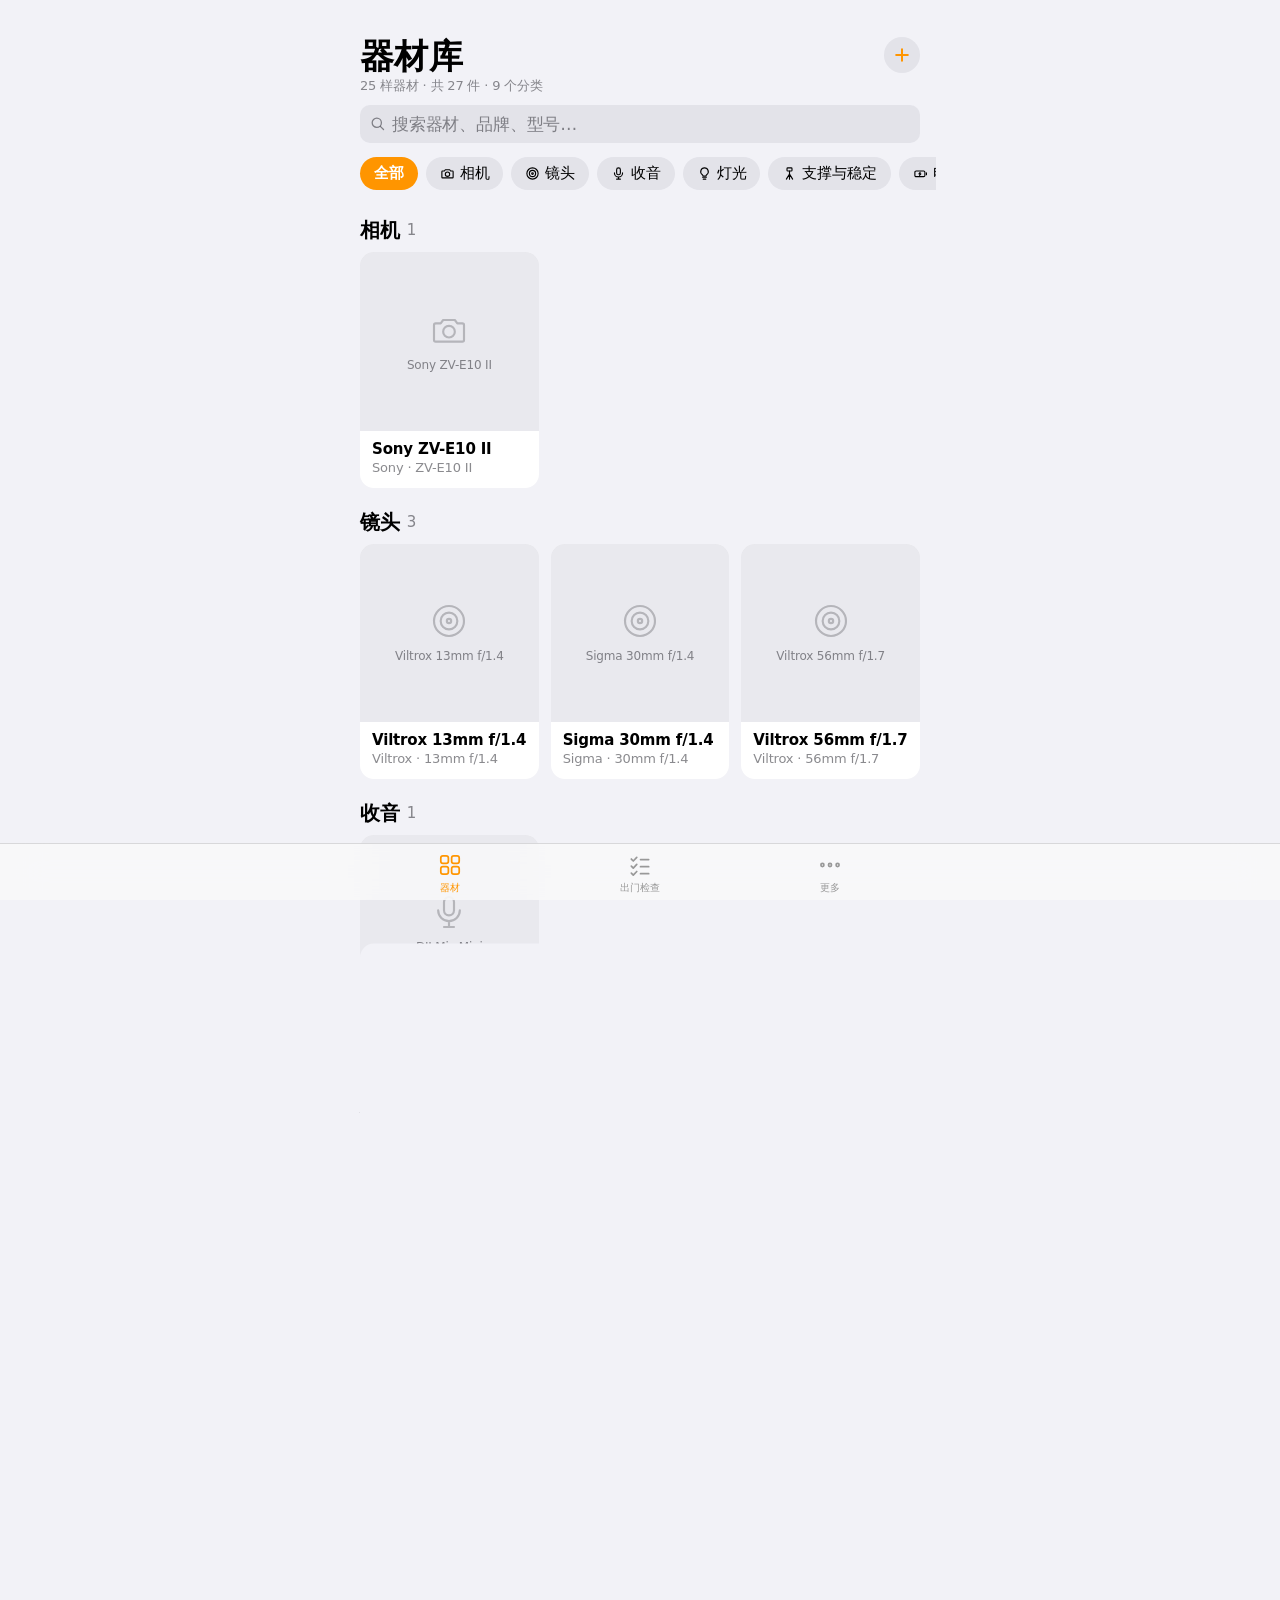
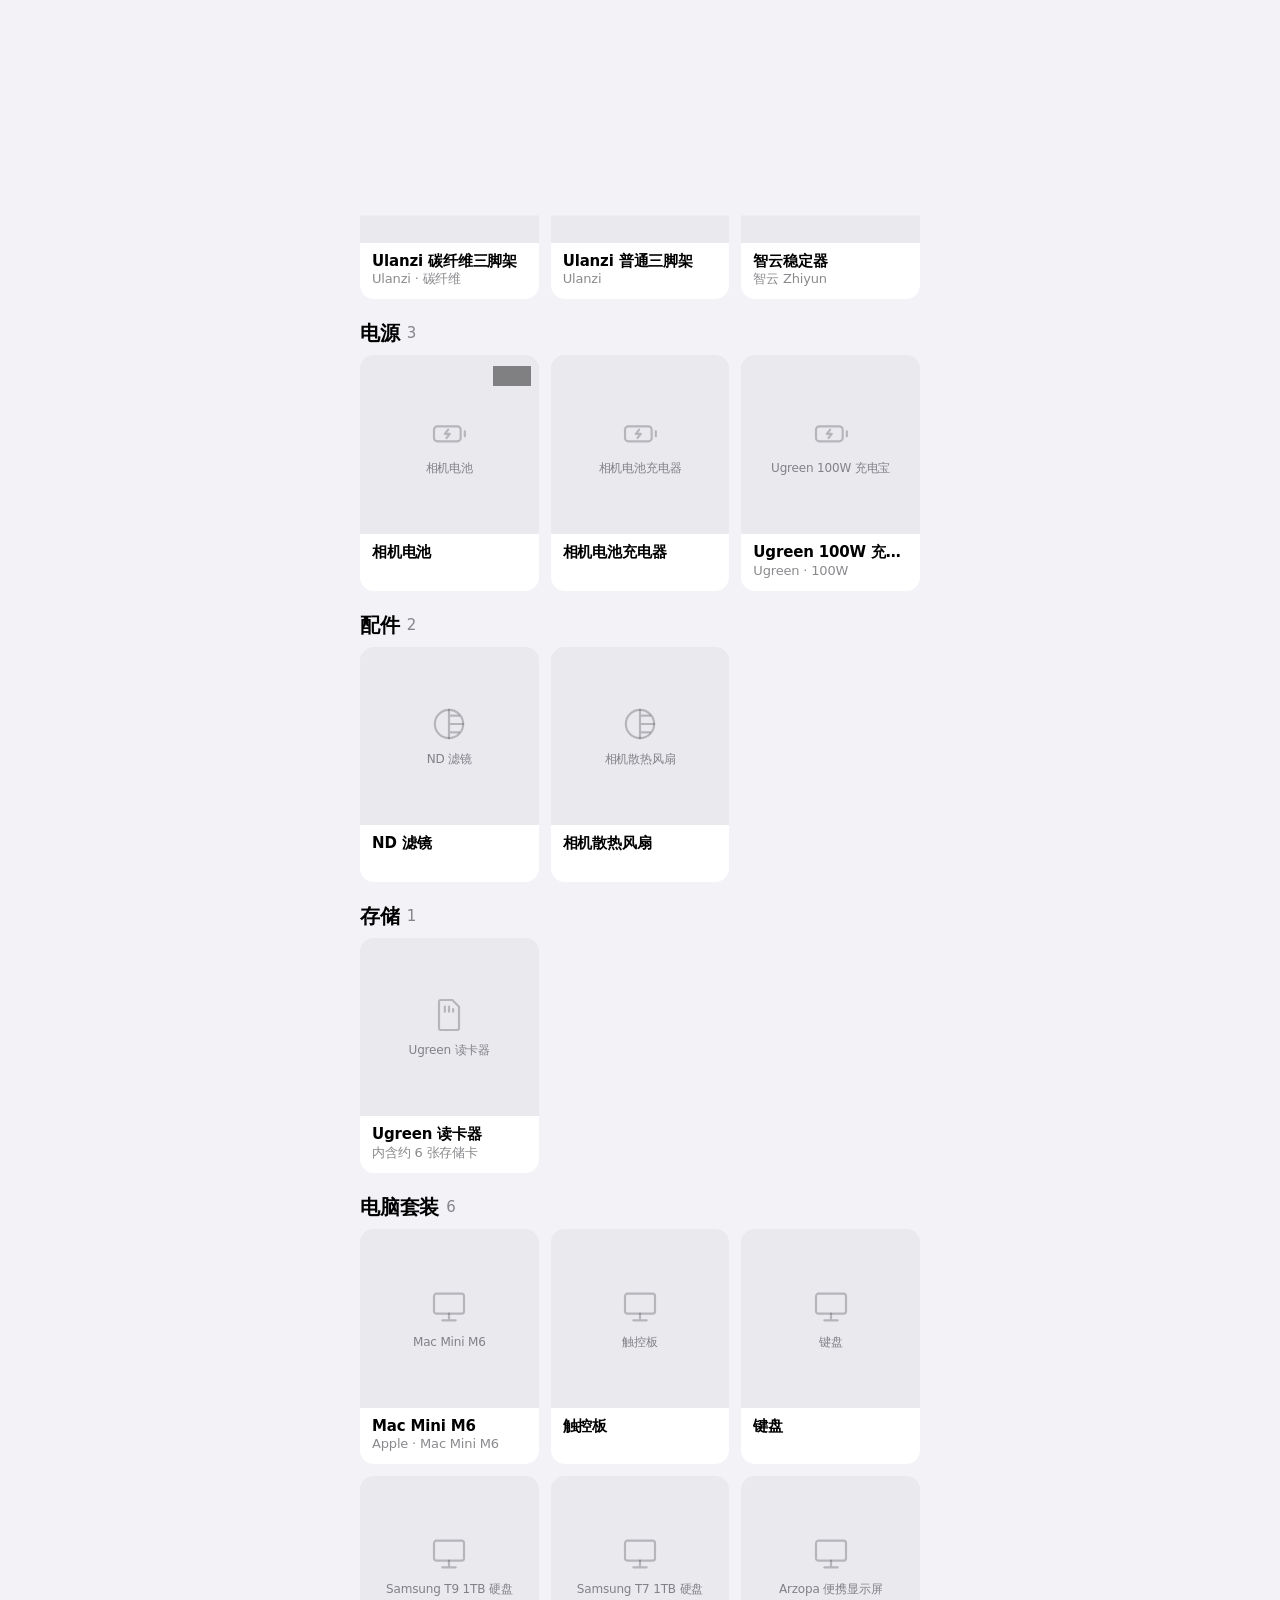
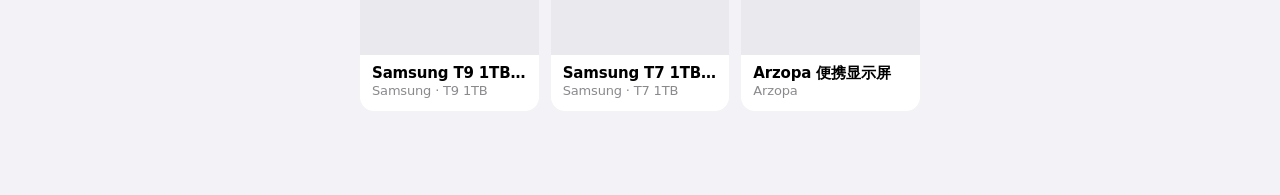
<file: gear/index.html>
<!doctype html>
<html lang="zh-Hans">
<head>
<meta charset="utf-8">
<meta name="viewport" content="width=device-width, initial-scale=1, viewport-fit=cover">
<title>器材库</title>
<meta name="description" content="个人拍摄器材库：出门前看一遍，不漏带。">
<meta name="theme-color" content="#F2F2F7" media="(prefers-color-scheme: light)">
<meta name="theme-color" content="#000000" media="(prefers-color-scheme: dark)">
<link rel="manifest" href="manifest.webmanifest">
<link rel="icon" href="icons/icon.svg" type="image/svg+xml">
<link rel="apple-touch-icon" href="icons/icon-192.png">
<style>
:root{
  color-scheme:light dark;
  --bg:#F2F2F7; --card:#fff; --field:#fff; --sheet:#F2F2F7;
  --ink:#000; --ink2:rgba(60,60,67,.6); --ink3:rgba(60,60,67,.3);
  --sep:rgba(60,60,67,.16); --fill:rgba(118,118,128,.12); --ph:#E9E9EE;
  --tint:#FF9500; --red:#FF3B30; --green:#34C759;
  --bar:rgba(249,249,249,.82);
  --sab:env(safe-area-inset-bottom,0px); --sat:env(safe-area-inset-top,0px);
}
@media (prefers-color-scheme:dark){:root{
  --bg:#000; --card:#1C1C1E; --field:#2C2C2E; --sheet:#1C1C1E;
  --ink:#fff; --ink2:rgba(235,235,245,.6); --ink3:rgba(235,235,245,.3);
  --sep:rgba(84,84,88,.6); --fill:rgba(118,118,128,.24); --ph:#2C2C2E;
  --tint:#FF9F0A; --red:#FF453A; --green:#30D158;
  --bar:rgba(22,22,24,.82);
}}
*{box-sizing:border-box;-webkit-tap-highlight-color:transparent}
html,body{margin:0;min-height:100%}
body{
  background:var(--bg); color:var(--ink);
  font-family:-apple-system,BlinkMacSystemFont,"SF Pro Text","SF Pro Display",system-ui,"PingFang SC","Noto Sans SC","Helvetica Neue",Roboto,sans-serif;
  font-size:17px; line-height:1.3; letter-spacing:-.01em; overflow-x:hidden; -webkit-font-smoothing:antialiased;
  padding:calc(var(--sat) + 10px) 16px calc(var(--sab) + 84px);
}
button,input,select,textarea{font:inherit;color:inherit;letter-spacing:inherit}
button{border:0;background:none;padding:0;cursor:pointer}
[hidden]{display:none!important}
svg.i{width:1em;height:1em;fill:none;stroke:currentColor;stroke-width:1.8;stroke-linecap:round;stroke-linejoin:round;flex:none}

.wrap{max-width:560px;margin:0 auto}
/* 大标题导航 */
header.top{display:flex;align-items:flex-end;gap:12px;margin:26px 0 10px}
header.top>div{flex:1;min-width:0}
header.top h1{font-size:34px;line-height:41px;margin:0;font-weight:700;letter-spacing:.01em}
header.top p{margin:1px 0 0;font-size:13px;color:var(--ink2)}
.fab{width:36px;height:36px;border-radius:50%;background:var(--fill);color:var(--tint);font-size:20px;display:grid;place-items:center;margin-bottom:22px;transition:opacity .15s}
.fab svg{stroke-width:2.4}
.fab:active,.link:active,.chip:active,.btn:active,.icon-btn:active{opacity:.45}

.glass{background:var(--card);border-radius:12px}
.sheet .glass{background:var(--field)}

/* 搜索栏 */
.search{display:flex;align-items:center;gap:6px;padding:8px 9px;margin-bottom:12px;border-radius:10px;background:var(--fill)}
.search svg{font-size:17px;color:var(--ink2)}
.search input{flex:1;min-width:0;border:0;outline:0;background:none;padding:0}
.search input::placeholder{color:var(--ink2)}
.search input::-webkit-search-cancel-button{-webkit-appearance:none}

/* 筛选胶囊 */
.chips{display:flex;gap:8px;overflow-x:auto;margin:0 -16px 6px;padding:2px 16px 6px;scrollbar-width:none}
.chips::-webkit-scrollbar{display:none}
.chip{flex:none;display:inline-flex;align-items:center;gap:5px;padding:7px 14px;border-radius:999px;font-size:15px;font-weight:500;
  background:var(--fill);color:var(--ink);transition:background .2s,color .2s}
.chip svg{font-size:15px}
.chip small{opacity:.6;font-size:13px}
.chip.on{background:var(--tint);color:#fff;font-weight:600}

.sec-h{display:flex;align-items:center;gap:7px;margin:22px 0 9px;font-weight:700;font-size:20px;line-height:25px}
.sec-h svg{display:none}
.sec-h small{color:var(--ink2);font-weight:400;font-size:15px}
.sec-h .sp{flex:1}
.link{color:var(--tint);font-size:17px;font-weight:400;padding:2px 0}
.link.strong{font-weight:600}
.sec-h .link{font-size:15px}

/* 器材网格 */
.grid{display:grid;grid-template-columns:repeat(2,minmax(0,1fr));gap:12px}
@media(min-width:480px){.grid{grid-template-columns:repeat(3,minmax(0,1fr))}}
.card{position:relative;overflow:hidden;text-align:left;display:block;width:100%;border-radius:14px;
  animation:up .35s ease both;transition:transform .2s,opacity .2s}
.card:active{transform:scale(.97);opacity:.8}
@keyframes up{from{opacity:0;transform:translateY(8px)}}
.pic{position:relative;aspect-ratio:1/1;background:var(--ph);overflow:hidden}
.pic img{position:absolute;inset:0;width:100%;height:100%;object-fit:cover;display:block}
.ph{position:absolute;inset:0;display:flex;flex-direction:column;align-items:center;justify-content:center;gap:8px;
  padding:10px;text-align:center;color:var(--ink2);font-size:12px;background:var(--ph)}
.ph svg{font-size:40px;stroke-width:1.3;color:var(--ink3)}
.ph span{display:-webkit-box;-webkit-line-clamp:2;-webkit-box-orient:vertical;overflow:hidden}
.meta{padding:9px 12px 11px}
.meta b{display:block;font-size:15px;font-weight:600;white-space:nowrap;overflow:hidden;text-overflow:ellipsis}
.meta i{display:block;font-style:normal;font-size:13px;color:var(--ink2);white-space:nowrap;overflow:hidden;text-overflow:ellipsis;min-height:17px}
.badges{position:absolute;top:8px;left:8px;right:8px;display:flex;justify-content:space-between;pointer-events:none}
.badge{font-size:12px;font-weight:600;padding:3px 8px;border-radius:999px;background:rgba(0,0,0,.45);color:#fff;
  -webkit-backdrop-filter:blur(10px);backdrop-filter:blur(10px)}
.badge.kit{background:var(--tint)}

.empty{padding:32px 20px;text-align:center;color:var(--ink2);font-size:15px}
.empty svg{font-size:36px;color:var(--ink3);margin-bottom:6px}

/* 底部标签栏 */
nav.tabs{position:fixed;left:0;right:0;bottom:0;z-index:6;display:flex;justify-content:center;border-radius:0;
  padding:6px 0 calc(var(--sab) + 4px);background:var(--bar);border-top:.5px solid var(--sep);
  -webkit-backdrop-filter:saturate(1.8) blur(20px);backdrop-filter:saturate(1.8) blur(20px)}
nav.tabs button{flex:1;max-width:190px;display:flex;flex-direction:column;align-items:center;gap:3px;padding:2px 0;
  font-size:10px;font-weight:500;color:#999;transition:color .15s}
nav.tabs svg{font-size:26px;stroke-width:1.6}
nav.tabs button.on{color:var(--tint)}

/* 出门检查 */
.hero{display:flex;align-items:center;gap:14px;padding:16px}
.ring{position:relative;width:76px;height:76px;flex:none}
.ring svg{width:100%;height:100%;transform:rotate(-90deg)}
.ring circle{fill:none;stroke-width:9;stroke-linecap:round}
.ring .tr{stroke:var(--fill)}
.ring .pr{stroke:var(--tint);transition:stroke-dashoffset .45s ease,stroke .3s}
.ring div{position:absolute;inset:0;display:grid;place-items:center;font-weight:700;font-size:17px;font-variant-numeric:tabular-nums}
.hero h2{margin:0 0 2px;font-size:20px;font-weight:700}
.hero p{margin:0;color:var(--ink2);font-size:13px}
.hero .nums{display:flex;gap:12px;margin-top:7px;font-size:13px;color:var(--ink2)}
.hero .nums b{font-size:15px;color:var(--ink);margin-right:3px;font-variant-numeric:tabular-nums}
.hero.done .pr{stroke:var(--green)}
.hero.done h2{color:var(--green)}

.btn{display:inline-flex;align-items:center;justify-content:center;gap:5px;padding:13px 16px;border-radius:12px;font-weight:600;font-size:17px;
  background:var(--fill);color:var(--tint);transition:opacity .15s}
.btn.pri{background:var(--tint);color:#fff}
.btn.danger{background:var(--field);color:var(--red);font-weight:400}
.btn.sm{padding:7px 12px;font-size:15px;border-radius:999px}
.btn.block{width:100%;margin-top:22px}

/* 分组列表 */
.rows{overflow:hidden}
.row{position:relative;display:flex;align-items:center;gap:12px;width:100%;padding:9px 16px;min-height:60px;text-align:left;transition:background .15s}
.row+.row::before{content:"";position:absolute;top:0;left:72px;right:0;height:.5px;background:var(--sep)}
button.row:active{background:var(--fill)}
.row .th{width:44px;height:44px;border-radius:10px;overflow:hidden;flex:none;position:relative;background:var(--ph);
  display:grid;place-items:center;color:var(--ink2);font-size:22px}
.row .th img{position:absolute;inset:0;width:100%;height:100%;object-fit:cover}
.row .tx{flex:1;min-width:0}
.row .tx b{display:block;font-weight:400;font-size:17px;white-space:nowrap;overflow:hidden;text-overflow:ellipsis;transition:color .2s}
.row .tx i{display:block;font-style:normal;font-size:13px;color:var(--ink2);white-space:nowrap;overflow:hidden;text-overflow:ellipsis}
.tick{width:24px;height:24px;border-radius:50%;border:1.5px solid var(--ink3);flex:none;display:grid;place-items:center;color:#fff;font-size:14px;transition:.2s}
.tick svg{stroke-width:3.2;transform:scale(0);transition:transform .25s cubic-bezier(.3,1.5,.5,1)}
.row.ck .tick{background:var(--tint);border-color:var(--tint)}
.row.ck .tick svg{transform:scale(1)}
#view .row.ck .tx b{color:var(--ink2)}
#view .row.ck .th{opacity:.5}

.icon-btn{width:32px;height:32px;border-radius:50%;display:grid;place-items:center;font-size:16px;color:var(--tint);background:var(--fill);flex:none}
.icon-btn svg{stroke-width:2.2}
.icon-btn:disabled{color:var(--ink3)}
span.icon-btn{background:none;color:var(--ink3)}
.tip{font-size:13px;color:var(--ink2);margin:7px 16px 0}
.pad{padding:16px}
.pad .tip{margin:12px 0 0}
.btns{display:flex;gap:10px;flex-wrap:wrap}
.btns .btn{flex:1}

/* 页面式弹层 */
.mask{position:fixed;inset:0;z-index:20;background:rgba(0,0,0,.4);opacity:0;pointer-events:none;transition:opacity .3s}
.sheet{position:fixed;left:0;right:0;bottom:0;z-index:21;height:calc(100dvh - var(--sat) - 28px);overflow-y:auto;overscroll-behavior:contain;
  max-width:560px;margin:0 auto;padding:0 16px calc(var(--sab) + 28px);
  background:var(--sheet);border-radius:14px 14px 0 0;
  transform:translateY(105%);transition:transform .42s cubic-bezier(.32,.72,0,1)}
body.sheet-on .mask{opacity:1;pointer-events:auto}
body.sheet-on .sheet{transform:none}
.grab{display:none}
.sheet .nav{position:sticky;top:0;z-index:3;display:grid;grid-template-columns:1fr auto 1fr;align-items:center;
  margin:0 -16px 14px;padding:16px 16px 12px;background:var(--sheet);border-bottom:.5px solid var(--sep)}
.sheet .nav b{font-size:17px;font-weight:600}
.sheet .nav .link:first-child{justify-self:start}
.sheet .nav .link:last-child{justify-self:end}
.sheet .sec-h{font-size:13px;font-weight:400;color:var(--ink2);margin:18px 16px 6px;line-height:18px}
.f{display:block;margin-bottom:14px}
.f>span,.flabel{display:block;font-size:13px;color:var(--ink2);margin:0 0 6px 16px}
.in{width:100%;padding:11px 16px;border-radius:12px;border:0;background:var(--field);outline:0;-webkit-appearance:none;appearance:none}
.in::placeholder{color:var(--ink3)}
select.in{background-image:url("data:image/svg+xml,%3Csvg xmlns='http://www.w3.org/2000/svg' viewBox='0 0 12 20' fill='none' stroke='%238E8E93' stroke-width='2' stroke-linecap='round' stroke-linejoin='round'%3E%3Cpath d='M2 7l4-4 4 4M2 13l4 4 4-4'/%3E%3C/svg%3E");
  background-repeat:no-repeat;background-position:right 14px center;background-size:9px;padding-right:36px}
textarea.in{resize:none;min-height:88px;display:block}
.two{display:grid;grid-template-columns:1fr 1fr;gap:10px}
.imgbox{display:flex;gap:12px;align-items:stretch;margin-bottom:18px}
.imgbox .pic{width:112px;border-radius:14px;flex:none}
.imgbox .col{flex:1;display:flex;flex-direction:column;gap:8px;min-width:0;justify-content:center}
.imgbox .in{font-size:15px}
.imgbox .link{font-size:15px;color:var(--red)}
.step{display:flex;align-items:center;border-radius:12px;background:var(--field);overflow:hidden;padding:6px}
.step button{width:46px;height:32px;font-size:22px;line-height:1;color:var(--ink);background:var(--fill);border-radius:8px}
.step button:active{opacity:.5}
.step input{flex:1;min-width:0;border:0;outline:0;background:none;text-align:center;-moz-appearance:textfield}
.step input::-webkit-inner-spin-button{display:none}
.sw{display:flex;align-items:center;gap:10px;padding:10px 16px;border-radius:12px;background:var(--field);margin-bottom:14px}
.sw div{flex:1}.sw div small{display:block;color:var(--ink2);font-size:13px;margin-top:1px}
.sw input{appearance:none;-webkit-appearance:none;width:51px;height:31px;border-radius:16px;background:var(--fill);position:relative;transition:background .25s;flex:none;margin:0}
.sw input::after{content:"";position:absolute;top:2px;left:2px;width:27px;height:27px;border-radius:50%;background:#fff;transition:transform .25s;
  box-shadow:0 3px 8px rgba(0,0,0,.15),0 1px 1px rgba(0,0,0,.16)}
.sw input:checked{background:var(--green)}
.sw input:checked::after{transform:translateX(20px)}
.icons{display:grid;grid-template-columns:repeat(7,1fr);gap:10px;margin-bottom:14px;padding:14px;border-radius:12px;background:var(--field)}
.icons button{aspect-ratio:1;border-radius:50%;background:var(--fill);display:grid;place-items:center;font-size:19px;color:var(--ink2)}
.icons button.on{background:var(--tint);color:#fff}
.toast{position:fixed;left:50%;bottom:calc(var(--sab) + 100px);transform:translate(-50%,16px);z-index:40;padding:10px 18px;border-radius:999px;
  background:rgba(60,60,67,.92);color:#fff;font-size:15px;opacity:0;pointer-events:none;transition:.3s;white-space:nowrap;
  -webkit-backdrop-filter:blur(20px);backdrop-filter:blur(20px)}
.toast.on{opacity:1;transform:translate(-50%,0)}
@media (prefers-reduced-motion:reduce){*{animation:none!important;transition:none!important}}
</style>
</head>
<body>
<svg width="0" height="0" style="position:absolute"><defs><linearGradient id="rg" x1="0" y1="0" x2="1" y2="1"><stop offset="0" stop-color="#FFA57C"/><stop offset="1" stop-color="#F6B23E"/></linearGradient></defs></svg>

<div class="wrap">
  <header class="top">
    <div><h1 id="ttl">器材库</h1><p id="sub"></p></div>
    <button class="fab" id="fab" data-act="item-new" aria-label="新增器材"><svg class="i" viewBox="0 0 24 24"><path d="M12 5v14M5 12h14"/></svg></button>
  </header>
  <main id="view"></main>
</div>

<nav class="tabs glass" id="tabs"></nav>
<div class="mask" data-act="close"></div>
<div class="sheet" id="sheet" role="dialog" aria-modal="true"></div>
<div class="toast" id="toast"></div>
<input type="file" id="fileCam" accept="image/*" capture="environment" hidden>
<input type="file" id="filePick" accept="image/*" hidden>
<input type="file" id="fileImport" accept="application/json,.json" hidden>

<script>
'use strict';
/* ---------- 图标 ---------- */
const IC = {
  camera:'<path d="M4 8h3l1.5-2h7L17 8h3a1 1 0 0 1 1 1v9a1 1 0 0 1-1 1H4a1 1 0 0 1-1-1V9a1 1 0 0 1 1-1z"/><circle cx="12" cy="13" r="3.5"/>',
  lens:'<circle cx="12" cy="12" r="9"/><circle cx="12" cy="12" r="5"/><circle cx="12" cy="12" r="1.3"/>',
  mic:'<rect x="9" y="3" width="6" height="11" rx="3"/><path d="M5.5 11a6.5 6.5 0 0 0 13 0M12 17.5V21M9 21h6"/>',
  light:'<path d="M9 18h6M10 21h4M12 3a6 6 0 0 0-3.5 10.9c.6.5 1 1.2 1 2.1h5c0-.9.4-1.6 1-2.1A6 6 0 0 0 12 3z"/>',
  tripod:'<rect x="8" y="3" width="8" height="5" rx="1.2"/><path d="M12 8v13M12 13l-5 8M12 13l5 8"/>',
  battery:'<rect x="3" y="8" width="16" height="9" rx="2"/><path d="M21.5 11v3M11.5 10l-2 2.5h3l-2 2.5"/>',
  filter:'<circle cx="12" cy="12" r="8.5"/><path d="M12 3.5v17M12 7l6 0M12 12h8.5M12 17h6"/>',
  card:'<path d="M7 3h7l4 4v13a1 1 0 0 1-1 1H7a1 1 0 0 1-1-1V4a1 1 0 0 1 1-1z"/><path d="M9.5 7v3M12 7v3M14.5 8.5V10"/>',
  computer:'<rect x="3" y="4" width="18" height="12" rx="1.5"/><path d="M8 20h8M12 16v4"/>',
  bag:'<path d="M5 8h14l1 12H4L5 8z"/><path d="M9 8V6a3 3 0 0 1 6 0v2"/>',
  drone:'<circle cx="6" cy="7" r="2.5"/><circle cx="18" cy="7" r="2.5"/><path d="M6 7l4 5h4l4-5M10 12v3.5h4V12"/>',
  box:'<path d="M3 8l9-5 9 5v8l-9 5-9-5V8z"/><path d="M3 8l9 5 9-5M12 13v8"/>',
  star:'<path d="M12 3l2.7 5.6 6.1.8-4.5 4.2 1.2 6-5.5-3-5.5 3 1.2-6L3.2 9.4l6.1-.8z"/>',
  cable:'<path d="M7 3v5M11 3v5M5 8h8v3a4 4 0 0 1-8 0V8zM9 15v2a4 4 0 0 0 8 0v-6a3 3 0 0 1 3-3"/>',
  // 界面用
  grid:'<rect x="3.5" y="3.5" width="7" height="7" rx="2"/><rect x="13.5" y="3.5" width="7" height="7" rx="2"/><rect x="3.5" y="13.5" width="7" height="7" rx="2"/><rect x="13.5" y="13.5" width="7" height="7" rx="2"/>',
  check:'<path d="M5 12.5l4.5 4.5L19 7.5"/>',
  checklist:'<path d="M4 6.5l1.8 1.8L9 5M4 13l1.8 1.8L9 11.5M4 19.5l1.8 1.8L9 18M12.5 7H20M12.5 13.5H20M12.5 20H20"/>',
  more:'<circle cx="5" cy="12" r="1.4"/><circle cx="12" cy="12" r="1.4"/><circle cx="19" cy="12" r="1.4"/>',
  search:'<circle cx="11" cy="11" r="6.5"/><path d="M16 16l4.5 4.5"/>',
  up:'<path d="M6 14l6-6 6 6"/>', down:'<path d="M6 10l6 6 6-6"/>',
  edit:'<path d="M4 20h4L19 9l-4-4L4 16v4zM13.5 6.5l4 4"/>',
  x:'<path d="M6 6l12 12M18 6L6 18"/>', plus:'<path d="M12 5v14M5 12h14"/>',
  reset:'<path d="M4 12a8 8 0 1 0 2.6-5.9M4 4v4.5h4.5"/>',
  photo:'<rect x="3" y="5" width="18" height="14" rx="2"/><circle cx="9" cy="10" r="1.6"/><path d="M4 17l5-4 4 3 3-2.5 4 3.5"/>',
};
const CAT_ICONS = ['camera','lens','mic','light','tripod','battery','filter','card','computer','bag','drone','cable','box','star'];
const ic = n => `<svg class="i" viewBox="0 0 24 24">${IC[n] || IC.box}</svg>`;
const esc = s => String(s ?? '').replace(/[&<>"']/g, c => ({'&':'&amp;','<':'&lt;','>':'&gt;','"':'&quot;',"'":'&#39;'}[c]));
const uid = () => Math.random().toString(36).slice(2, 10);
const $ = s => document.querySelector(s);

/* ---------- 初始数据 ---------- */
function seed() {
  const cats = [['c1','相机','camera'],['c2','镜头','lens'],['c3','收音','mic'],['c4','灯光','light'],['c5','支撑与稳定','tripod'],
    ['c6','电源','battery'],['c7','配件','filter'],['c8','存储','card'],['c9','电脑套装','computer']].map(([id,name,icon]) => ({id,name,icon}));
  const I = (id, cat, name, brand = '', model = '', x = {}) => ({id, cat, name, brand, model, qty: 1, note: '', kit: false, kitNote: '', img: '', ...x});
  const items = [
    I('cam','c1','Sony ZV-E10 II','Sony','ZV-E10 II'),
    I('l13','c2','Viltrox 13mm f/1.4','Viltrox','13mm f/1.4'),
    I('l30','c2','Sigma 30mm f/1.4','Sigma','30mm f/1.4'),
    I('l56','c2','Viltrox 56mm f/1.7','Viltrox','56mm f/1.7'),
    I('mic','c3','DJI Mic Mini','DJI','Mic Mini'),
    I('u120','c4','Ulanzi 120W 补光灯','Ulanzi','120W'),
    I('u100','c4','Ulanzi 100W 补光灯','Ulanzi','100W'),
    I('am25','c4','Amaran 25W 便携灯','Amaran','25W'),
    I('sbox','c4','柔光箱'),
    I('lstd','c4','灯架'),
    I('tcf','c5','Ulanzi 碳纤维三脚架','Ulanzi','碳纤维'),
    I('tnm','c5','Ulanzi 普通三脚架','Ulanzi'),
    I('gim','c5','智云稳定器','智云 Zhiyun'),
    I('bat','c6','相机电池','', '', {qty: 3}),
    I('chg','c6','相机电池充电器'),
    I('pb','c6','Ugreen 100W 充电宝','Ugreen','100W', {note: '可给灯光等设备充电'}),
    I('nd','c7','ND 滤镜'),
    I('fan','c7','相机散热风扇'),
    I('cr','c8','Ugreen 读卡器','Ugreen','', {kit: true, kitNote: '内含约 6 张存储卡'}),
    I('mac','c9','Mac Mini M6','Apple','Mac Mini M6'),
    I('tpad','c9','触控板'),
    I('kb','c9','键盘'),
    I('t9','c9','Samsung T9 1TB 硬盘','Samsung','T9 1TB'),
    I('t7','c9','Samsung T7 1TB 硬盘','Samsung','T7 1TB'),
    I('mon','c9','Arzopa 便携显示屏','Arzopa'),
  ];
  const templates = [
    {id:'t1', name:'访谈', items:['cam','l30','l56','mic','u120','sbox','lstd','tcf','bat','chg','pb','cr']},
    {id:'t2', name:'产品拍摄', items:['cam','l30','l56','u120','u100','am25','sbox','lstd','tnm','bat','chg','pb','fan','cr']},
    {id:'t3', name:'旅行', items:['cam','l13','l30','mic','am25','tcf','gim','bat','chg','pb','nd','cr','t7']},
  ];
  return {v: 1, cats, items, templates, trip: {tpl: null, checked: {}}};
}

/* ---------- 存储：状态放 localStorage，图片放 IndexedDB ---------- */
const KEY = 'gearkit.v1';
let S;
try { S = JSON.parse(localStorage.getItem(KEY)); } catch (e) {}
if (!S || !Array.isArray(S.items)) S = seed();
const save = () => { try { localStorage.setItem(KEY, JSON.stringify(S)); } catch (e) { toast('保存失败：存储空间不足'); } };

const imgs = {};           // itemId -> dataURL（本机照片）
let dbp;
function db() {
  return dbp ||= new Promise((res, rej) => {
    const r = indexedDB.open('gearkit', 1);
    r.onupgradeneeded = () => r.result.createObjectStore('img');
    r.onsuccess = () => res(r.result); r.onerror = () => rej(r.error);
  });
}
async function idb(mode, fn) {
  const d = await db();
  return new Promise((res, rej) => {
    const tx = d.transaction('img', mode); const out = fn(tx.objectStore('img'));
    tx.oncomplete = () => res(out && out.result); tx.onerror = () => rej(tx.error);
  });
}
async function loadImgs() {
  try {
    const d = await db();
    await new Promise(res => {
      const c = d.transaction('img').objectStore('img').openCursor();
      c.onsuccess = () => { const k = c.result; if (k) { imgs[k.key] = k.value; k.continue(); } else res(); };
      c.onerror = res;
    });
  } catch (e) {}
}
const imgPut = (id, data) => { imgs[id] = data; return idb('readwrite', s => s.put(data, id)).catch(() => toast('图片保存失败')); };
const imgDel = id => { delete imgs[id]; return idb('readwrite', s => s.delete(id)).catch(() => {}); };
const imgSrc = it => it.img === 'local' ? imgs[it.id] : it.img;

/* ---------- 通用 ---------- */
let tab = 'lib', filterCat = 'all', q = '';
const cat = id => S.cats.find(c => c.id === id);
const item = id => S.items.find(i => i.id === id);
let toastT;
function toast(m) { const t = $('#toast'); t.textContent = m; t.classList.add('on'); clearTimeout(toastT); toastT = setTimeout(() => t.classList.remove('on'), 2200); }

function picHTML(it, cls = 'pic') {
  const c = cat(it.cat), src = imgSrc(it);
  return `<div class="${cls}"><div class="ph">${ic(c && c.icon)}<span>${esc(it.name)}</span></div>${
    src ? `<img src="${esc(src)}" alt="" referrerpolicy="no-referrer" onerror="this.remove()">` : ''}</div>`;
}
function thumbHTML(it) {
  const c = cat(it.cat), src = imgSrc(it);
  return `<div class="th">${ic(c && c.icon)}${src ? `<img src="${esc(src)}" alt="" referrerpolicy="no-referrer" onerror="this.remove()">` : ''}</div>`;
}
const subline = it => [it.brand, it.model].filter(Boolean).join(' · ');

/* ---------- 渲染 ---------- */
function render() {
  $('#tabs').innerHTML = [['lib','器材','grid'],['trip','出门检查','checklist'],['more','更多','more']]
    .map(([k, n, i]) => `<button class="${tab === k ? 'on' : ''}" data-act="tab" data-id="${k}">${ic(i)}${n}</button>`).join('');
  $('#fab').style.visibility = tab === 'lib' ? '' : 'hidden';
  $('#ttl').textContent = {lib: '器材库', trip: '出门检查', more: '更多'}[tab];
  const units = S.items.reduce((a, i) => a + (+i.qty || 1), 0);
  $('#sub').textContent = `${S.items.length} 样器材 · 共 ${units} 件 · ${S.cats.length} 个分类`;
  $('#view').innerHTML = tab === 'lib' ? libHTML() : tab === 'trip' ? tripHTML() : moreHTML();
  if (tab === 'lib') { const s = $('#q'); s.value = q; }
}

function libBody() {
  const kw = q.trim().toLowerCase();
  let n = 0;
  const html = S.cats.filter(c => filterCat === 'all' || c.id === filterCat).map(c => {
    const list = S.items.filter(i => i.cat === c.id && (!kw || [i.name, i.brand, i.model, i.note, i.kitNote].join(' ').toLowerCase().includes(kw)));
    if (!list.length && (kw || filterCat === 'all')) return '';
    return `<div class="sec-h">${ic(c.icon)}${esc(c.name)} <small>${list.length}</small></div>` + (list.length ? `<div class="grid">${
      list.map(it => `<button class="card glass" style="animation-delay:${Math.min(n++, 12) * 35}ms" data-act="item-edit" data-id="${it.id}">
        ${picHTML(it)}
        <div class="badges"><span>${it.kit ? '<span class="badge kit">套件</span>' : ''}</span><span>${it.qty > 1 ? `<span class="badge">× ${it.qty}</span>` : ''}</span></div>
        <div class="meta"><b>${esc(it.name)}</b><i>${esc(it.kit && it.kitNote ? it.kitNote : subline(it) || it.note)}</i></div>
      </button>`).join('')}</div>` : `<div class="empty glass">这个分类还没有器材，点右下角 + 添加</div>`);
  }).join('');
  return html || `<div class="empty glass">${ic('search')}<div>${kw ? '没有找到匹配的器材' : '还没有器材，点右下角 + 添加'}</div></div>`;
}
function libHTML() {
  return `<div class="search glass">${ic('search')}<input id="q" type="search" placeholder="搜索器材、品牌、型号…" autocomplete="off"></div>
  <div class="chips"><button class="chip ${filterCat === 'all' ? 'on' : ''}" data-act="filter" data-id="all">全部</button>${
    S.cats.map(c => `<button class="chip ${filterCat === c.id ? 'on' : ''}" data-act="filter" data-id="${c.id}">${ic(c.icon)}${esc(c.name)}</button>`).join('')}</div>
  <div id="libBody">${libBody()}</div>`;
}

const tripItems = () => {
  const t = S.templates.find(t => t.id === S.trip.tpl);
  return t ? S.items.filter(i => t.items.includes(i.id)) : S.items;
};
function heroHTML() {
  const list = tripItems(), total = list.length, done = list.filter(i => S.trip.checked[i.id]).length;
  const C = 2 * Math.PI * 38, pct = total ? done / total : 0, all = total > 0 && done === total;
  return `<div class="ring"><svg viewBox="0 0 92 92"><circle class="tr" cx="46" cy="46" r="38"/><circle class="pr" cx="46" cy="46" r="38" stroke-dasharray="${C}" stroke-dashoffset="${C * (1 - pct)}"/></svg><div>${Math.round(pct * 100)}%</div></div>
  <div style="flex:1;min-width:0"><h2>${all ? '全部带齐，出发吧 ✨' : total ? `还差 ${total - done} 样` : '清单是空的'}</h2>
    <p>${all ? '路上顺利，拍摄愉快。' : '逐项打勾，确认都装进包里。'}</p>
    <div class="nums"><span><b>${done}</b>已带</span><span><b>${total - done}</b>未带</span><span><b>${total}</b>共</span></div></div>
  <button class="btn sm" data-act="trip-reset">${ic('reset')}重置</button>`;
}
function tripHTML() {
  const list = tripItems();
  const groups = S.cats.map(c => {
    const l = list.filter(i => i.cat === c.id);
    if (!l.length) return '';
    const allCk = l.every(i => S.trip.checked[i.id]);
    return `<div class="sec-h">${ic(c.icon)}${esc(c.name)} <small>${l.length}</small><span class="sp"></span>
      <button class="link" data-act="trip-cat" data-id="${c.id}">${allCk ? '取消全选' : '全选'}</button></div>
    <div class="rows glass">${l.map(it => `<button class="row ${S.trip.checked[it.id] ? 'ck' : ''}" data-act="trip-toggle" data-id="${it.id}" aria-pressed="${!!S.trip.checked[it.id]}">
      ${thumbHTML(it)}
      <div class="tx"><b>${esc(it.name)}${it.qty > 1 ? ` × ${it.qty}` : ''}</b><i>${esc(it.kit ? `套件${it.kitNote ? ' · ' + it.kitNote : ''} · 带一个就等于带全部` : it.note || subline(it))}</i></div>
      <span class="tick">${ic('check')}</span></button>`).join('')}</div>`;
  }).join('');
  return `<div class="hero glass" id="hero">${heroHTML()}</div>
  <div class="sec-h" style="margin-top:16px">今天拍什么？</div>
  <div class="chips"><button class="chip ${!S.trip.tpl ? 'on' : ''}" data-act="trip-tpl" data-id="">全部器材</button>${
    S.templates.map(t => `<button class="chip ${S.trip.tpl === t.id ? 'on' : ''}" data-act="trip-tpl" data-id="${t.id}">${esc(t.name)} <small>${t.items.filter(item).length}</small></button>`).join('')}
    <button class="chip" data-act="tpl-new">${ic('plus')}新模板</button></div>
  ${groups || `<div class="empty glass">这个模板里还没有器材，到「更多 → 拍摄模板」里编辑。</div>`}`;
}
function refreshHero() {
  const h = $('#hero'); if (!h) return;
  const list = tripItems(), all = list.length > 0 && list.every(i => S.trip.checked[i.id]);
  const pr = h.querySelector('.pr');
  if (!pr) { h.innerHTML = heroHTML(); return; }
  // 只更新数字与进度，保留圆环以便过渡动画
  const tmp = document.createElement('div'); tmp.innerHTML = heroHTML();
  pr.setAttribute('stroke-dashoffset', tmp.querySelector('.pr').getAttribute('stroke-dashoffset'));
  h.querySelector('.ring div').textContent = tmp.querySelector('.ring div').textContent;
  h.children[1].innerHTML = tmp.children[1].innerHTML;
  h.classList.toggle('done', all);
}

function moreHTML() {
  return `<div class="sec-h">${ic('grid')}分类管理<span class="sp"></span><button class="link" data-act="cat-new">+ 新增分类</button></div>
  <div class="rows glass">${S.cats.map((c, i) => `<div class="row">
    <button class="th" data-act="cat-edit" data-id="${c.id}">${ic(c.icon)}</button>
    <button class="tx" data-act="cat-edit" data-id="${c.id}" style="text-align:left"><b>${esc(c.name)}</b><i>${S.items.filter(x => x.cat === c.id).length} 样器材 · 点按改名</i></button>
    <button class="icon-btn" data-act="cat-up" data-id="${c.id}" ${i ? '' : 'disabled'} aria-label="上移">${ic('up')}</button>
    <button class="icon-btn" data-act="cat-down" data-id="${c.id}" ${i < S.cats.length - 1 ? '' : 'disabled'} aria-label="下移">${ic('down')}</button>
  </div>`).join('')}</div>

  <div class="sec-h">${ic('checklist')}拍摄模板<span class="sp"></span><button class="link" data-act="tpl-new">+ 新增模板</button></div>
  <div class="rows glass">${S.templates.map(t => `<button class="row" data-act="tpl-edit" data-id="${t.id}">
    <div class="th">${ic('bag')}</div><div class="tx"><b>${esc(t.name)}</b><i>${t.items.filter(item).length} 样器材</i></div><span class="icon-btn">${ic('edit')}</span></button>`).join('')
    || '<div class="empty">还没有模板</div>'}</div>
  <p class="tip">在「出门检查」里选一个模板，清单就只列出这次要带的器材。</p>

  <div class="sec-h">${ic('card')}数据备份</div>
  <div class="glass pad"><div class="btns">
    <button class="btn pri" data-act="export">导出备份 (JSON)</button>
    <button class="btn" data-act="import">导入备份</button></div>
    <p class="tip">数据只存在这台手机里。换手机或清除浏览器数据前，请先导出备份；备份文件包含你拍的器材照片。</p></div>
  <p class="tip" style="text-align:center;margin-top:28px">器材库 · 第一版</p>`;
}

/* ---------- 弹层 ---------- */
let sheetOpen = false;
function openSheet(html) {
  $('#sheet').innerHTML = `` + html;
  $('#sheet').scrollTop = 0;
  if (!sheetOpen) { sheetOpen = true; document.body.classList.add('sheet-on'); history.pushState({sheet: 1}, ''); }
}
function hideSheet() { sheetOpen = false; document.body.classList.remove('sheet-on'); if (document.activeElement) document.activeElement.blur(); }
function closeSheet() { if (sheetOpen) history.back(); }   // popstate 里真正关闭
addEventListener('popstate', () => { if (sheetOpen) hideSheet(); });
const sheetHead = (t, act) => `<div class="nav"><button class="link" data-act="close">取消</button><b>${t}</b><button class="link strong" data-act="${act}">保存</button></div>`;

/* 器材表单 */
let form;   // {id, isNew, img:{mode:'none'|'url'|'local', data}}
function itemSheet(id) {
  const it = id ? item(id) : null;
  const d = it || {cat: filterCat !== 'all' ? filterCat : (S.cats[0] || {}).id, name: '', brand: '', model: '', qty: 1, note: '', kit: false, kitNote: '', img: ''};
  form = {id: it ? it.id : uid(), isNew: !it, img: !d.img ? {mode: 'none'} : d.img === 'local' ? {mode: 'local', data: imgs[d.id]} : {mode: 'url', data: d.img}};
  openSheet(`${sheetHead(it ? '编辑器材' : '新增器材', 'item-save')}
  <div class="imgbox"><div id="fPic" style="display:contents"></div>
    <div class="col"><div class="two"><button class="btn sm" data-act="img-cam">${ic('camera')}拍照</button><button class="btn sm" data-act="img-pick">${ic('photo')}相册</button></div>
      <input class="in" id="fUrl" type="url" inputmode="url" placeholder="或贴上产品图链接 https://…" value="${form.img.mode === 'url' ? esc(form.img.data) : ''}">
      <button class="link" data-act="img-clear" style="align-self:flex-start">移除图片</button></div></div>
  <label class="f"><span>名称 *</span><input class="in" id="fName" value="${esc(d.name)}" placeholder="例如 Sony ZV-E10 II"></label>
  <label class="f"><span>分类</span><select class="in" id="fCat">${S.cats.map(c => `<option value="${c.id}" ${c.id === d.cat ? 'selected' : ''}>${esc(c.name)}</option>`).join('')}</select></label>
  <div class="two"><label class="f"><span>品牌</span><input class="in" id="fBrand" value="${esc(d.brand)}"></label>
    <label class="f"><span>型号</span><input class="in" id="fModel" value="${esc(d.model)}"></label></div>
  <div class="f"><span class="flabel">数量</span><div class="step"><button data-act="qty" data-id="-1" aria-label="减少">−</button><input id="fQty" type="number" inputmode="numeric" min="1" value="${d.qty || 1}"><button data-act="qty" data-id="1" aria-label="增加">+</button></div></div>
  <label class="sw"><div>这是一个套件<small>带一个就等于带全部，检查时只需勾一次</small></div><input type="checkbox" id="fKit" ${d.kit ? 'checked' : ''}></label>
  <label class="f" id="fKitWrap" ${d.kit ? '' : 'hidden'}><span>套件里有什么</span><input class="in" id="fKitNote" value="${esc(d.kitNote)}" placeholder="例如 内含约 6 张存储卡"></label>
  <label class="f"><span>备注</span><textarea class="in" id="fNote" placeholder="用途、注意事项…">${esc(d.note)}</textarea></label>
  ${it ? `<button class="btn danger block" data-act="item-del">删除器材</button>` : ''}`);
  drawFormPic();
}
function drawFormPic() {
  const fake = {id: '_', cat: $('#fCat').value, name: $('#fName').value || '器材图片', img: form.img.mode === 'none' ? '' : form.img.data};
  $('#fPic').innerHTML = picHTML(fake);
}
function readPhoto(file) {
  return new Promise((res, rej) => {
    const url = URL.createObjectURL(file), im = new Image();
    im.onload = () => {
      const m = 800, k = Math.min(1, m / Math.max(im.width, im.height));
      const c = document.createElement('canvas'); c.width = Math.round(im.width * k); c.height = Math.round(im.height * k);
      const g = c.getContext('2d'); g.fillStyle = '#fff'; g.fillRect(0, 0, c.width, c.height); g.drawImage(im, 0, 0, c.width, c.height);
      URL.revokeObjectURL(url); res(c.toDataURL('image/jpeg', .82));
    };
    im.onerror = () => { URL.revokeObjectURL(url); rej(); };
    im.src = url;
  });
}
async function onPhoto(e) {
  const f = e.target.files[0]; e.target.value = '';
  if (!f || !form) return;
  try { form.img = {mode: 'local', data: await readPhoto(f)}; $('#fUrl').value = ''; drawFormPic(); }
  catch (err) { toast('这张图片读不了，换一张试试'); }
}
$('#fileCam').onchange = onPhoto; $('#filePick').onchange = onPhoto;

async function saveItem() {
  const name = $('#fName').value.trim();
  if (!name) { toast('请填写名称'); $('#fName').focus(); return; }
  let it = item(form.id);
  if (!it) { it = {id: form.id}; S.items.push(it); }
  Object.assign(it, {cat: $('#fCat').value, name, brand: $('#fBrand').value.trim(), model: $('#fModel').value.trim(),
    qty: Math.max(1, parseInt($('#fQty').value) || 1), note: $('#fNote').value.trim(), kit: $('#fKit').checked, kitNote: $('#fKitNote').value.trim()});
  if (form.img.mode === 'local') { it.img = 'local'; await imgPut(it.id, form.img.data); }
  else { it.img = form.img.mode === 'url' ? form.img.data : ''; await imgDel(it.id); }
  save(); closeSheet(); render(); toast('已保存');
}
function delItem() {
  const it = item(form.id); if (!it || !confirm(`删除「${it.name}」？`)) return;
  S.items = S.items.filter(i => i.id !== it.id);
  S.templates.forEach(t => t.items = t.items.filter(i => i !== it.id));
  delete S.trip.checked[it.id]; imgDel(it.id);
  save(); closeSheet(); render(); toast('已删除');
}

/* 分类表单 */
let cform;
function catSheet(id) {
  const c = id ? cat(id) : null;
  cform = {id: c ? c.id : null, icon: c ? c.icon : 'box'};
  openSheet(`${sheetHead(c ? '编辑分类' : '新增分类', 'cat-save')}
  <label class="f"><span>分类名称</span><input class="in" id="cName" value="${esc(c ? c.name : '')}" placeholder="例如 无人机"></label>
  <span class="flabel">图标</span><div class="icons" id="cIcons">${CAT_ICONS.map(n => `<button class="${n === cform.icon ? 'on' : ''}" data-act="cat-icon" data-id="${n}">${ic(n)}</button>`).join('')}</div>
  ${c ? `<button class="btn danger block" data-act="cat-del">删除分类</button>` : ''}`);
}
function saveCat() {
  const name = $('#cName').value.trim();
  if (!name) { toast('请填写分类名称'); return; }
  const c = cform.id && cat(cform.id);
  if (c) Object.assign(c, {name, icon: cform.icon}); else S.cats.push({id: uid(), name, icon: cform.icon});
  save(); closeSheet(); render();
}
function delCat() {
  const c = cat(cform.id); if (!c) return;
  const n = S.items.filter(i => i.cat === c.id).length;
  if (n) { toast(`分类里还有 ${n} 样器材，请先移走或删除`); return; }
  if (!confirm(`删除分类「${c.name}」？`)) return;
  S.cats = S.cats.filter(x => x.id !== c.id); if (filterCat === c.id) filterCat = 'all';
  save(); closeSheet(); render();
}
function moveCat(id, d) {
  const i = S.cats.findIndex(c => c.id === id), j = i + d;
  if (j < 0 || j >= S.cats.length) return;
  [S.cats[i], S.cats[j]] = [S.cats[j], S.cats[i]]; save(); render();
}

/* 模板表单 */
let tform;
function tplSheet(id) {
  const t = id ? S.templates.find(t => t.id === id) : null;
  tform = {id: t ? t.id : null, sel: new Set(t ? t.items : [])};
  openSheet(`${sheetHead(t ? '编辑模板' : '新增模板', 'tpl-save')}
  <label class="f"><span>模板名称</span><input class="in" id="tName" value="${esc(t ? t.name : '')}" placeholder="例如 访谈、探店、婚礼"></label>
  <span class="flabel">这类拍摄要带的器材（已选 <b id="tCount">${tform.sel.size}</b> 样）</span>
  ${S.cats.map(c => { const l = S.items.filter(i => i.cat === c.id); return l.length ? `<div class="sec-h" style="margin-top:12px">${ic(c.icon)}${esc(c.name)}</div>
    <div class="rows glass">${l.map(it => `<button class="row ${tform.sel.has(it.id) ? 'ck' : ''}" data-act="tpl-toggle" data-id="${it.id}">${thumbHTML(it)}
      <div class="tx"><b>${esc(it.name)}</b></div><span class="tick">${ic('check')}</span></button>`).join('')}</div>` : ''; }).join('')}
  ${t ? `<button class="btn danger block" data-act="tpl-del">删除模板</button>` : ''}`);
}
function saveTpl() {
  const name = $('#tName').value.trim();
  if (!name) { toast('请填写模板名称'); return; }
  const t = tform.id && S.templates.find(t => t.id === tform.id);
  if (t) Object.assign(t, {name, items: [...tform.sel]}); else S.templates.push({id: uid(), name, items: [...tform.sel]});
  save(); closeSheet(); render();
}
function delTpl() {
  const t = S.templates.find(t => t.id === tform.id); if (!t || !confirm(`删除模板「${t.name}」？`)) return;
  S.templates = S.templates.filter(x => x !== t); if (S.trip.tpl === t.id) S.trip.tpl = null;
  save(); closeSheet(); render();
}

/* ---------- 备份 ---------- */
function exportData() {
  const data = {app: 'gearkit', exportedAt: new Date().toISOString(), ...S, images: imgs};
  const name = `器材库备份-${new Date().toLocaleDateString('sv')}.json`;
  if (window.AndroidBridge) {   // 安卓安装包：直接写进系统「下载」文件夹
    toast(AndroidBridge.saveFile(name, JSON.stringify(data)) ? '备份已保存到「下载」文件夹' : '导出失败');
    return;
  }
  const a = document.createElement('a');
  a.href = URL.createObjectURL(new Blob([JSON.stringify(data)], {type: 'application/json'}));
  a.download = name;
  document.body.append(a); a.click(); a.remove(); setTimeout(() => URL.revokeObjectURL(a.href), 5000);
  toast('备份已导出');
}
$('#fileImport').onchange = async e => {
  const f = e.target.files[0]; e.target.value = ''; if (!f) return;
  try {
    const d = JSON.parse(await f.text());
    if (!Array.isArray(d.items) || !Array.isArray(d.cats)) throw 0;
    if (!confirm(`导入备份（${d.items.length} 样器材）？\n这会覆盖现在手机里的全部数据。`)) return;
    const str = v => typeof v === 'string' ? v : '';
    const cats = d.cats.filter(c => c && c.id && c.name).map(c => ({id: String(c.id), name: String(c.name), icon: IC[c.icon] ? c.icon : 'box'}));
    if (!cats.length) throw 0;
    const items = d.items.filter(i => i && i.id && i.name).map(i => ({id: String(i.id), cat: cats.some(c => c.id === i.cat) ? i.cat : cats[0].id,
      name: String(i.name), brand: str(i.brand), model: str(i.model), qty: Math.max(1, parseInt(i.qty) || 1), note: str(i.note), kit: !!i.kit, kitNote: str(i.kitNote), img: str(i.img)}));
    const ids = new Set(items.map(i => i.id));
    const images = d.images && typeof d.images === 'object' ? d.images : {};
    for (const k of Object.keys(imgs)) await imgDel(k);
    for (const it of items) {
      if (it.img !== 'local') continue;
      if (typeof images[it.id] === 'string' && images[it.id].startsWith('data:image/')) await imgPut(it.id, images[it.id]); else it.img = '';
    }
    S = {v: 1, cats, items,
      templates: (Array.isArray(d.templates) ? d.templates : []).filter(t => t && t.name).map(t => ({id: String(t.id || uid()), name: String(t.name), items: (t.items || []).filter(x => ids.has(x))})),
      trip: {tpl: null, checked: {}}};
    filterCat = 'all'; save(); render(); toast('导入完成');
  } catch (err) { toast('导入失败：不是有效的备份文件'); }
};

/* ---------- 事件 ---------- */
document.addEventListener('click', e => {
  const el = e.target.closest('[data-act]'); if (!el) return;
  const id = el.dataset.id, A = {
    tab() { tab = id; render(); scrollTo(0, 0); },
    filter() { filterCat = id; render(); },
    close: closeSheet,
    'item-new': () => itemSheet(), 'item-edit': () => itemSheet(id), 'item-save': saveItem, 'item-del': delItem,
    'img-cam': () => $('#fileCam').click(), 'img-pick': () => $('#filePick').click(),
    'img-clear'() { form.img = {mode: 'none'}; $('#fUrl').value = ''; drawFormPic(); },
    qty() { const q = $('#fQty'); q.value = Math.max(1, (parseInt(q.value) || 1) + +id); },
    'cat-new': () => catSheet(), 'cat-edit': () => catSheet(id), 'cat-save': saveCat, 'cat-del': delCat,
    'cat-up': () => moveCat(id, -1), 'cat-down': () => moveCat(id, 1),
    'cat-icon'() { cform.icon = id; $('#cIcons').querySelectorAll('button').forEach(b => b.classList.toggle('on', b === el)); },
    'tpl-new': () => tplSheet(), 'tpl-edit': () => tplSheet(id), 'tpl-save': saveTpl, 'tpl-del': delTpl,
    'tpl-toggle'() { tform.sel.has(id) ? tform.sel.delete(id) : tform.sel.add(id); el.classList.toggle('ck'); $('#tCount').textContent = tform.sel.size; },
    'trip-toggle'() {
      if (S.trip.checked[id]) delete S.trip.checked[id]; else S.trip.checked[id] = 1;
      el.classList.toggle('ck'); el.setAttribute('aria-pressed', !!S.trip.checked[id]);
      if (navigator.vibrate) navigator.vibrate(8);
      save(); refreshHero(); syncCatLinks();
    },
    'trip-cat'() {
      const l = tripItems().filter(i => i.cat === id), all = l.every(i => S.trip.checked[i.id]);
      l.forEach(i => all ? delete S.trip.checked[i.id] : S.trip.checked[i.id] = 1); save(); render();
    },
    'trip-tpl'() { S.trip.tpl = id || null; save(); render(); },
    'trip-reset'() { if (!Object.keys(S.trip.checked).length || confirm('清空所有打勾，重新检查？')) { S.trip.checked = {}; save(); render(); } },
    export: exportData, import: () => $('#fileImport').click(),
  };
  if (A[el.dataset.act]) A[el.dataset.act]();
});
function syncCatLinks() {
  document.querySelectorAll('[data-act="trip-cat"]').forEach(b => {
    const l = tripItems().filter(i => i.cat === b.dataset.id);
    b.textContent = l.every(i => S.trip.checked[i.id]) ? '取消全选' : '全选';
  });
}
document.addEventListener('input', e => {
  const t = e.target;
  if (t.id === 'q') { q = t.value; $('#libBody').innerHTML = libBody(); }
  else if (t.id === 'fUrl') { const v = t.value.trim(); form.img = /^https?:\/\//i.test(v) ? {mode: 'url', data: v} : {mode: 'none'}; drawFormPic(); }
  else if (t.id === 'fKit') $('#fKitWrap').hidden = !t.checked;
  else if (t.id === 'fName' || t.id === 'fCat') drawFormPic();
});

/* ---------- 启动 ---------- */
render();
loadImgs().then(() => { if (Object.keys(imgs).length) render(); });
if (navigator.storage && navigator.storage.persist) navigator.storage.persist().catch(() => {});
if ('serviceWorker' in navigator && location.protocol.startsWith('http')) navigator.serviceWorker.register('sw.js').catch(() => {});
</script>
</body>
</html>
</file>
